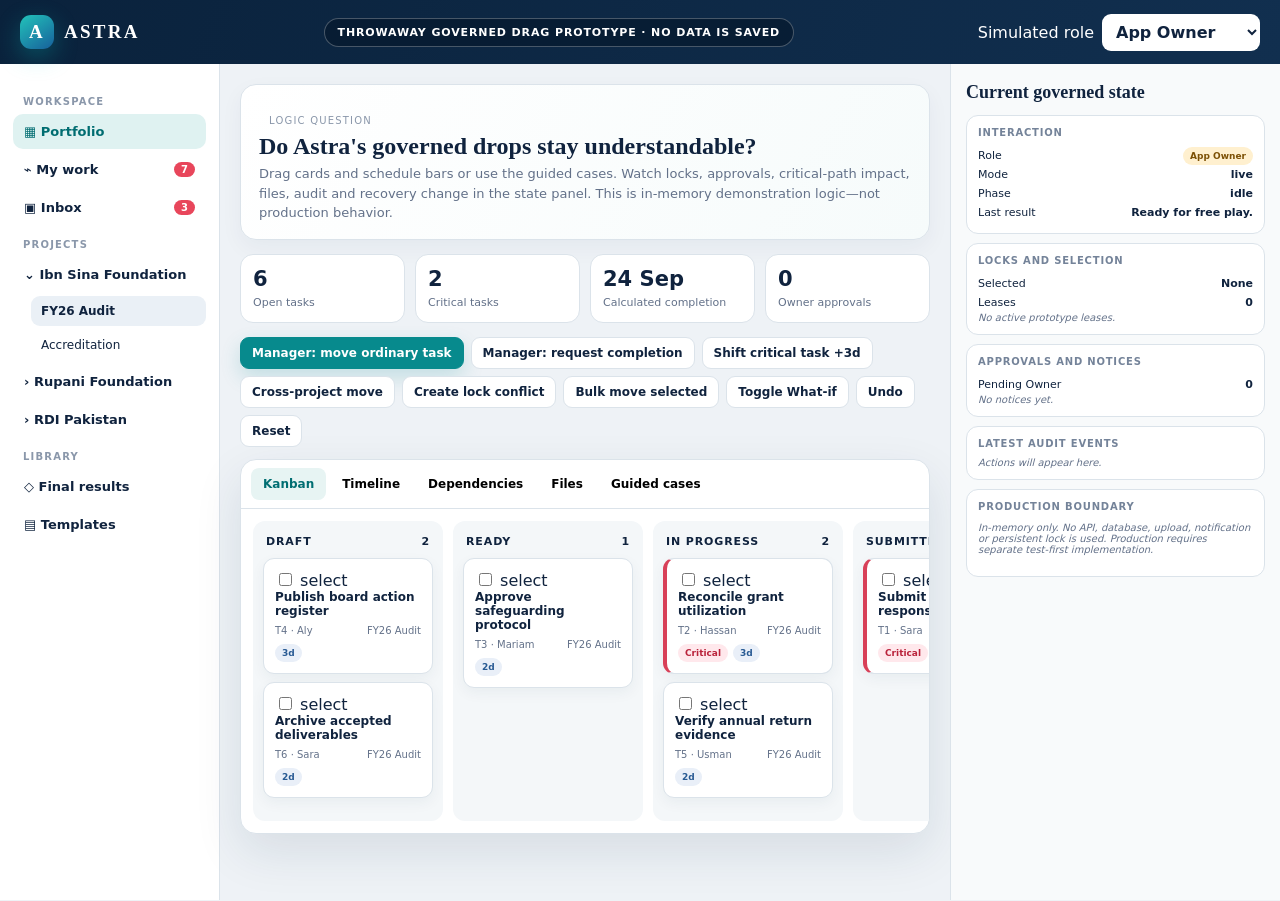
<file: design/astra-drag-drop-prototype.html>
<!doctype html>
<html lang="en">
<head>
  <meta charset="utf-8">
  <meta name="viewport" content="width=device-width,initial-scale=1">
  <title>Astra governed drag-and-drop prototype</title>
  <style>
    :root{--navy:#112f4f;--navy2:#0a223c;--teal:#078a8d;--teal2:#10aaa6;--cream:#f7f5ef;--paper:#fff;--ink:#10233e;--muted:#637189;--line:#dbe3ea;--red:#d84058;--amber:#c47d0c;--green:#16785d;--blue:#2266c7;--purple:#7053ce;--shadow:0 18px 48px #15314d1b;--radius:16px}
    *{box-sizing:border-box}html,body{margin:0;min-height:100%;font-family:Inter,ui-sans-serif,system-ui,-apple-system,Segoe UI,sans-serif;color:var(--ink);background:#eef2f6}button,input,select{font:inherit}button{cursor:pointer}button:focus-visible,[tabindex]:focus-visible{outline:3px solid #14b8b2;outline-offset:3px}.top{height:64px;background:linear-gradient(110deg,var(--navy2),var(--navy));color:#fff;display:flex;align-items:center;padding:0 20px;gap:18px;position:sticky;top:0;z-index:20}.brand{font-family:Georgia,serif;font-weight:900;letter-spacing:.12em;font-size:19px;display:flex;gap:10px;align-items:center}.logo{width:34px;height:34px;border-radius:11px;display:grid;place-items:center;background:linear-gradient(145deg,#22c3ba,#17609b);box-shadow:0 8px 24px #00d9cc43}.prototype{margin:auto;padding:7px 13px;border:1px solid #ffffff42;border-radius:999px;background:#06192eb8;font-size:11px;font-weight:800;letter-spacing:.08em}.role{display:flex;align-items:center;gap:8px}.role select{background:#fff;color:var(--ink);border:0;border-radius:9px;padding:8px 28px 8px 10px;font-weight:800}.shell{display:grid;grid-template-columns:220px minmax(0,1fr) 330px;min-height:calc(100vh - 64px)}.side{background:#fff;border-right:1px solid var(--line);padding:18px 13px}.side h2,.eyebrow{font-size:10px;letter-spacing:.12em;text-transform:uppercase;color:#8a97aa;margin:14px 10px 7px}.nav{display:flex;align-items:center;gap:10px;padding:10px 11px;border-radius:10px;font-size:13px;font-weight:750;margin:3px 0}.nav.active{background:#dff2f1;color:#006d71}.nav .count{margin-left:auto;background:#e8465b;color:#fff;border-radius:999px;padding:2px 7px;font-size:10px}.project{margin:4px 0 4px 18px;padding:8px 10px;border-radius:9px;font-size:12px}.project.active{background:#eaf0f6;font-weight:800}.main{padding:20px;min-width:0}.intro{background:linear-gradient(120deg,#fff,#f6fbfb);border:1px solid var(--line);border-radius:var(--radius);padding:16px 18px;margin-bottom:14px;box-shadow:0 8px 22px #1735530c}.intro h1{margin:0 0 5px;font:800 24px/1.1 Georgia,serif}.intro p{margin:0;color:var(--muted);font-size:13px;line-height:1.5}.health{display:grid;grid-template-columns:repeat(4,1fr);gap:10px;margin:14px 0}.metric{background:#fff;border:1px solid var(--line);border-radius:13px;padding:12px}.metric b{display:block;font-size:21px}.metric span{font-size:11px;color:var(--muted)}.toolbar{display:flex;align-items:center;gap:7px;flex-wrap:wrap;margin:12px 0}.btn{border:1px solid var(--line);background:#fff;color:var(--ink);border-radius:9px;padding:8px 11px;font-weight:760;font-size:12px}.btn:hover{border-color:#9fadb9;transform:translateY(-1px)}.btn.primary{background:var(--teal);color:#fff;border-color:var(--teal);box-shadow:0 8px 20px #078a8d30}.btn.danger{color:var(--red);background:#fff2f3;border-color:#ffd7dc}.btn.active{background:var(--navy);color:#fff;border-color:var(--navy)}.views{background:#fff;border:1px solid var(--line);border-radius:var(--radius);box-shadow:var(--shadow);overflow:hidden}.view-tabs{display:flex;border-bottom:1px solid var(--line);padding:8px 10px;gap:4px}.view-tabs button{border:0;background:transparent;padding:9px 12px;border-radius:8px;font-weight:800;font-size:12px}.view-tabs button.active{background:#e7f4f3;color:#006e72}.view{display:none}.view.active{display:block}.board{display:grid;grid-template-columns:repeat(4,minmax(190px,1fr));gap:10px;padding:12px;overflow:auto}.column{background:#f4f7f9;border:1px solid transparent;border-radius:12px;padding:9px;min-height:300px}.column.over{border:2px dashed var(--teal);background:#e8f8f6}.column h3{margin:4px 3px 10px;font-size:11px;text-transform:uppercase;letter-spacing:.08em;display:flex;justify-content:space-between}.card{background:#fff;border:1px solid var(--line);border-radius:11px;padding:11px;margin:8px 0;box-shadow:0 5px 14px #1735530d;cursor:grab}.card:active{cursor:grabbing}.card.locked{border-color:#f1a23b;background:#fffaf1}.card.critical{border-left:4px solid var(--red)}.card .title{font-size:12px;font-weight:850;margin:0 0 7px}.card .meta{display:flex;justify-content:space-between;gap:8px;color:var(--muted);font-size:10px}.card .tags{display:flex;gap:5px;margin-top:8px;flex-wrap:wrap}.chip{font-size:9px;font-weight:800;border-radius:999px;padding:4px 7px;background:#e9eff8;color:#285a93}.chip.red{background:#ffe8ec;color:#ba243c}.chip.green{background:#e5f6ef;color:#126b51}.chip.amber{background:#fff1d8;color:#8a5909}.timeline{padding:14px;overflow:auto}.timeline-head,.timeline-row{display:grid;grid-template-columns:170px minmax(620px,1fr);align-items:center}.timeline-head{font-size:10px;color:var(--muted);text-transform:uppercase}.days{display:grid;grid-template-columns:repeat(12,1fr)}.days span{text-align:center;border-left:1px solid var(--line);padding:5px}.timeline-row{min-height:55px;border-top:1px solid var(--line)}.task-label{font-size:11px;font-weight:800}.track{height:34px;display:grid;grid-template-columns:repeat(12,1fr);position:relative;background:repeating-linear-gradient(90deg,transparent 0,transparent calc(8.333% - 1px),#e7edf2 calc(8.333% - 1px),#e7edf2 8.333%)}.bar{height:25px;align-self:center;border-radius:8px;background:linear-gradient(90deg,var(--teal),var(--teal2));color:#fff;font-size:9px;font-weight:850;padding:6px 8px;white-space:nowrap;overflow:hidden;cursor:grab;box-shadow:0 7px 16px #078a8d2e}.bar.critical{background:linear-gradient(90deg,#c92d48,#eb5b6f)}.gantt-drops{display:flex;gap:8px;padding:10px 0}.drop-shift{flex:1;border:2px dashed #b8c7d4;border-radius:11px;padding:12px;text-align:center;font-size:11px;font-weight:800;color:var(--muted)}.drop-shift.over{border-color:var(--teal);color:var(--teal);background:#e9f8f7}.lab{padding:14px}.nodes{display:flex;gap:12px;align-items:center;overflow:auto;padding:12px 2px}.node{min-width:160px;border:1px solid var(--line);border-radius:11px;padding:10px;background:#fff}.node.drop-ready{outline:2px dashed var(--teal)}.connector{display:inline-grid;place-items:center;width:24px;height:24px;border-radius:50%;background:var(--navy);color:#fff;cursor:grab;float:right}.deps{display:flex;gap:7px;flex-wrap:wrap;margin-top:10px}.dep{border:1px solid #c7d2df;border-radius:999px;padding:6px 9px;font-size:10px;background:#f7f9fb}.file-zone{margin:12px 0;border:2px dashed #a8bbc9;border-radius:13px;padding:24px;text-align:center;background:#f8fbfc}.file-zone.over{border-color:var(--teal);background:#eaf8f7}.file-zone strong{display:block;margin-bottom:5px}.scenario{padding:14px}.scenario-tabs{display:flex;gap:6px;flex-wrap:wrap;margin-bottom:12px}.walkthrough{background:#f6f9fb;border:1px solid var(--line);border-radius:12px;padding:13px}.walkthrough h3{margin:0 0 5px;font-size:14px}.walkthrough p{margin:0 0 10px;color:var(--muted);font-size:12px}.steps{display:flex;gap:7px;flex-wrap:wrap}.step.done{background:#e3f4ed;color:var(--green);border-color:#bce3d3}.inspector{background:#f8fafb;border-left:1px solid var(--line);padding:15px;overflow:auto;max-height:calc(100vh - 64px);position:sticky;top:64px}.inspector h2{font:800 18px Georgia,serif;margin:3px 0 12px}.state-card{background:#fff;border:1px solid var(--line);border-radius:12px;padding:11px;margin:9px 0}.state-card h3{margin:0 0 8px;font-size:10px;text-transform:uppercase;letter-spacing:.08em;color:#748399}.kv{display:grid;grid-template-columns:1fr auto;gap:6px;font-size:11px;padding:3px 0}.kv b{text-align:right}.event{border-left:3px solid var(--teal);padding:5px 8px;margin:6px 0;background:#f4f9f9;border-radius:0 7px 7px 0;font-size:10px;line-height:1.35}.event.blocked{border-color:var(--red);background:#fff2f4}.event.approval{border-color:var(--amber);background:#fff8e9}.empty{font-size:10px;color:var(--muted);font-style:italic}.toast{position:fixed;left:50%;bottom:20px;transform:translateX(-50%);background:#0c243f;color:#fff;border-radius:12px;padding:11px 14px;box-shadow:0 18px 40px #0004;display:flex;gap:12px;align-items:center;z-index:50;max-width:560px;font-size:12px}.toast[hidden]{display:none}.toast button{background:#fff;color:var(--navy);border:0;border-radius:7px;padding:6px 9px;font-weight:850}.mode-banner{display:none;background:#6b4fd3;color:#fff;padding:8px 14px;font-size:11px;font-weight:800;text-align:center}.mode-banner.on{display:block}.question{background:#fff7df;border:1px solid #f1d18c;border-radius:10px;padding:9px 11px;font-size:11px;margin-top:8px}.sr{position:absolute;width:1px;height:1px;overflow:hidden;clip:rect(0,0,0,0);white-space:nowrap}.badge{padding:4px 7px;border-radius:999px;font-size:9px;font-weight:850;background:#e8eef6}.badge.owner{background:#fff0cf;color:#7d5106}.badge.manager{background:#dff3f2;color:#006d71}.badge.viewer{background:#eceff3;color:#5e6877}
    @media(max-width:1180px){.shell{grid-template-columns:190px minmax(0,1fr)}.inspector{grid-column:1/-1;position:static;max-height:none;border-left:0;border-top:1px solid var(--line);display:grid;grid-template-columns:repeat(3,1fr);gap:9px}.inspector h2{grid-column:1/-1}.state-card{margin:0}.board{grid-template-columns:repeat(4,210px)}}
    @media(max-width:760px){.top{padding:0 10px}.prototype{display:none}.shell{display:block}.side{display:none}.main{padding:10px}.health{grid-template-columns:repeat(2,1fr)}.board{grid-template-columns:repeat(4,78vw)}.timeline-head,.timeline-row{grid-template-columns:125px 620px}.inspector{display:block}.role span{display:none}.intro h1{font-size:20px}}
    @media(prefers-reduced-motion:reduce){*,*:before,*:after{scroll-behavior:auto!important;transition:none!important;animation:none!important}.btn:hover{transform:none}}
  </style>
</head>
<body>
  <header class="top">
    <div class="brand"><span class="logo">A</span> ASTRA</div>
    <div class="prototype">THROWAWAY GOVERNED DRAG PROTOTYPE · NO DATA IS SAVED</div>
    <label class="role"><span>Simulated role</span><select id="role"><option>App Owner</option><option>Manager</option><option>Viewer</option></select></label>
  </header>
  <div id="modeBanner" class="mode-banner">WHAT-IF MODE · PRIVATE SIMULATION · LIVE PROJECT IS UNCHANGED</div>
  <div class="shell">
    <aside class="side" aria-label="Workspace navigation">
      <h2>Workspace</h2><div class="nav active">▦ Portfolio</div><div class="nav">⌁ My work <span class="count">7</span></div><div class="nav">▣ Inbox <span class="count">3</span></div>
      <h2>Projects</h2><div class="nav">⌄ Ibn Sina Foundation</div><div class="project active">FY26 Audit</div><div class="project">Accreditation</div><div class="nav">› Rupani Foundation</div><div class="nav">› RDI Pakistan</div>
      <h2>Library</h2><div class="nav">◇ Final results</div><div class="nav">▤ Templates</div>
    </aside>
    <main class="main">
      <section class="intro">
        <div class="eyebrow">Logic question</div>
        <h1>Do Astra's governed drops stay understandable?</h1>
        <p>Drag cards and schedule bars or use the guided cases. Watch locks, approvals, critical-path impact, files, audit and recovery change in the state panel. This is in-memory demonstration logic—not production behavior.</p>
      </section>
      <section class="health" aria-label="Project health">
        <div class="metric"><b id="openMetric">6</b><span>Open tasks</span></div><div class="metric"><b id="criticalMetric">2</b><span>Critical tasks</span></div><div class="metric"><b id="endMetric">30 Sep</b><span>Calculated completion</span></div><div class="metric"><b id="approvalMetric">0</b><span>Owner approvals</span></div>
      </section>
      <div class="toolbar" aria-label="Free play controls">
        <button class="btn primary" data-action="managerMove">Manager: move ordinary task</button>
        <button class="btn" data-action="protectedMove">Manager: request completion</button>
        <button class="btn" data-action="criticalShift">Shift critical task +3d</button>
        <button class="btn" data-action="crossProject">Cross-project move</button>
        <button class="btn" data-action="lockConflict">Create lock conflict</button>
        <button class="btn" data-action="bulkMove">Bulk move selected</button>
        <button class="btn" data-action="whatIf">Toggle What-if</button>
        <button class="btn" data-action="undo">Undo</button>
        <button class="btn" data-action="reset">Reset</button>
      </div>
      <section class="views">
        <div class="view-tabs" role="tablist">
          <button class="active" data-view="board" role="tab">Kanban</button><button data-view="timeline" role="tab">Timeline</button><button data-view="dependencies" role="tab">Dependencies</button><button data-view="files" role="tab">Files</button><button data-view="scenarios" role="tab">Guided cases</button>
        </div>
        <div id="board" class="view active"><div id="boardGrid" class="board"></div></div>
        <div id="timeline" class="view"><div class="timeline"><div class="timeline-head"><span>Task</span><div class="days" id="dayHead"></div></div><div id="timelineRows"></div><div class="gantt-drops"><div class="drop-shift" data-shift="-3">Drop a bar here to shift 3 days earlier</div><div class="drop-shift" data-shift="3">Drop a bar here to shift 3 days later</div></div></div></div>
        <div id="dependencies" class="view"><div class="lab"><p class="question">Drag the dark connector from one task and drop it on another. Finish-to-start is the prototype default; advanced relationship types belong to the impact popover in production.</p><div id="dependencyNodes" class="nodes"></div><div id="dependencyList" class="deps"></div></div></div>
        <div id="files" class="view"><div class="lab"><div id="fileZone" class="file-zone" tabindex="0"><strong>Drop files or a folder here</strong><span>Prototype reads names and total size only. It uploads nothing.</span></div><div class="toolbar"><button class="btn" data-action="validBatch">Simulate 180MB batch</button><button class="btn danger" data-action="oversizeBatch">Simulate 280MB batch</button><button class="btn" data-action="duplicateFile">Simulate duplicate version</button></div><div id="fileResult"></div></div></div>
        <div id="scenarios" class="view"><div class="scenario"><div id="scenarioTabs" class="scenario-tabs"></div><div id="walkthrough" class="walkthrough"></div></div></div>
      </section>
    </main>
    <aside class="inspector" aria-label="Current prototype state">
      <h2>Current governed state</h2>
      <section class="state-card"><h3>Interaction</h3><div id="interactionState"></div></section>
      <section class="state-card"><h3>Locks and selection</h3><div id="lockState"></div></section>
      <section class="state-card"><h3>Approvals and notices</h3><div id="noticeState"></div></section>
      <section class="state-card"><h3>Latest audit events</h3><div id="auditState"></div></section>
      <section class="state-card"><h3>Production boundary</h3><p class="empty">In-memory only. No API, database, upload, notification or persistent lock is used. Production requires separate test-first implementation.</p></section>
    </aside>
  </div>
  <div id="toast" class="toast" hidden><span id="toastText"></span><button data-action="undo">Undo</button></div>
  <div id="live" class="sr" aria-live="polite"></div>
  <script>
  const DragModel=(()=>{
    const statuses=['Draft','Ready','In progress','Submitted'];
    const protectedStatuses=['Accepted','Completed','Closed'];
    const seed=()=>({
      role:'App Owner',mode:'live',phase:'idle',selected:[],locks:{},pendingDrag:null,lastMessage:'Ready for free play.',lastKind:'ok',
      tasks:[
        {id:'T1',title:'Submit Q3 audit response',status:'Submitted',start:2,duration:4,critical:true,project:'FY26 Audit',owner:'Sara'},
        {id:'T2',title:'Reconcile grant utilization',status:'In progress',start:4,duration:3,critical:true,project:'FY26 Audit',owner:'Hassan'},
        {id:'T3',title:'Approve safeguarding protocol',status:'Ready',start:7,duration:2,critical:false,project:'FY26 Audit',owner:'Mariam'},
        {id:'T4',title:'Publish board action register',status:'Draft',start:1,duration:3,critical:false,project:'FY26 Audit',owner:'Aly'},
        {id:'T5',title:'Verify annual return evidence',status:'In progress',start:8,duration:2,critical:false,project:'FY26 Audit',owner:'Usman'},
        {id:'T6',title:'Archive accepted deliverables',status:'Draft',start:10,duration:2,critical:false,project:'FY26 Audit',owner:'Sara'}
      ],
      simulation:null,dependencies:[{from:'T1',to:'T2',type:'FS'}],approvals:[],notices:[],audits:[],files:[],undo:[],scenario:'ordinary',scenarioStep:0
    });
    const clone=s=>structuredClone(s);
    const snapshot=s=>({tasks:clone(s.tasks),dependencies:clone(s.dependencies),files:clone(s.files),approvals:clone(s.approvals)});
    const task=(s,id)=>s.tasks.find(t=>t.id===id);
    const actor=s=>s.role==='App Owner'?'Aly Jafferani':s.role;
    const audit=(s,type,text,kind='ok')=>{s.audits.unshift({type,text,actor:actor(s),time:new Date().toLocaleTimeString([], {hour:'2-digit',minute:'2-digit'})});s.audits=s.audits.slice(0,8);s.lastMessage=text;s.lastKind=kind};
    const notice=(s,text,mode='digest')=>{s.notices.unshift({text,mode});s.notices=s.notices.slice(0,6)};
    const saveUndo=s=>s.undo.push(snapshot(s));
    const lockAll=(s,ids)=>{const conflict=ids.find(id=>s.locks[id]&&s.locks[id]!==actor(s));if(conflict)return {ok:false,id:conflict,holder:s.locks[conflict]};ids.forEach(id=>s.locks[id]=actor(s));return {ok:true}};
    const release=(s,ids)=>ids.forEach(id=>delete s.locks[id]);
    const base=(state)=>clone(state);
    function reduce(state,action){
      if(action.type==='RESET')return seed();
      const s=base(state);
      if(action.type==='SET_ROLE'){s.role=action.role;s.selected=[];s.pendingDrag=null;s.phase='idle';audit(s,'role',`Simulated role changed to ${action.role}.`);return s}
      if(action.type==='SELECT'){s.selected=s.selected.includes(action.id)?s.selected.filter(x=>x!==action.id):[...s.selected,action.id];s.lastMessage=`${s.selected.length} task${s.selected.length===1?'':'s'} selected; selection alone creates no locks.`;return s}
      if(action.type==='BEGIN_DRAG'){
        if(s.role==='Viewer'){audit(s,'blocked','Viewer cannot start a task mutation.','blocked');notice(s,'Blocked Viewer mutation attempt','realtime');return s}
        const ids=action.ids?.length?action.ids:[action.id];const got=lockAll(s,ids);
        if(!got.ok){s.phase='conflict';audit(s,'lock_conflict',`${got.id} is locked by ${got.holder}; nothing started.`,'blocked');notice(s,'Lock conflict','realtime');return s}
        s.phase='dragging';s.pendingDrag={ids,source:action.source||'board'};s.lastMessage=`Locked ${ids.join(', ')} for ${actor(s)}. Drop or cancel releases the lease.`;return s
      }
      if(action.type==='CANCEL_DRAG'){if(s.pendingDrag)release(s,s.pendingDrag.ids);s.pendingDrag=null;s.phase='idle';s.lastMessage='Drag cancelled; acquired leases released.';return s}
      if(action.type==='DROP_STATUS'){
        const ids=action.ids?.length?action.ids:(s.pendingDrag?.ids||[action.id]);
        if(!s.pendingDrag){const got=lockAll(s,ids);if(!got.ok){audit(s,'lock_conflict',`${got.id} is locked by ${got.holder}; status change did not start.`,'blocked');return s}}
        if(s.role==='Viewer'){release(s,ids);audit(s,'blocked','Viewer status change rejected.','blocked');return s}
        if(protectedStatuses.includes(action.status)&&s.role!=='App Owner'){
          s.approvals.unshift({id:`AR-${s.approvals.length+1}`,kind:'Protected status',items:ids,target:action.status,state:'Pending Owner'});release(s,ids);s.phase='approval';s.pendingDrag=null;audit(s,'approval',`Owner approval requested to move ${ids.length} task(s) to ${action.status}.`,'approval');notice(s,'Protected Kanban transition needs Owner approval','realtime');return s
        }
        saveUndo(s);ids.forEach(id=>{const t=task(s,id);if(t)t.status=action.status});release(s,ids);s.selected=[];s.pendingDrag=null;s.phase='committed';audit(s,'status_changed',`${ids.length} task(s) moved to ${action.status}; 15-second Undo available.`);notice(s,'Routine Kanban movement','digest');return s
      }
      if(action.type==='SHIFT_GANTT'){
        const t=task(s,action.id);if(!t)return s;if(s.role==='Viewer'){audit(s,'blocked','Viewer schedule change rejected.','blocked');return s}
        const got=lockAll(s,[t.id]);if(!got.ok){audit(s,'lock_conflict',`${t.id} is locked by ${got.holder}.`,'blocked');return s}
        const protectedImpact=t.critical||action.days>2;
        if(s.mode==='what-if'){
          if(!s.simulation)s.simulation={tasks:clone(s.tasks),dependencies:clone(s.dependencies),submitted:false};const sim=s.simulation.tasks.find(x=>x.id===t.id);sim.start=Math.max(1,sim.start+action.days);release(s,[t.id]);s.phase='simulating';audit(s,'simulation',`Private What-if moved ${t.id} ${action.days>0?'+':''}${action.days} days; live task unchanged.`);return s
        }
        if(protectedImpact&&s.role==='Manager'){
          s.approvals.unshift({id:`AR-${s.approvals.length+1}`,kind:'Critical schedule',items:[t.id],target:`${action.days>0?'+':''}${action.days} days`,state:'Pending Owner'});release(s,[t.id]);s.phase='approval';audit(s,'approval',`Critical schedule shift for ${t.id} sent to Owner.`,'approval');notice(s,'Critical-path proposal','realtime');return s
        }
        saveUndo(s);t.start=Math.max(1,t.start+action.days);release(s,[t.id]);s.phase='committed';audit(s,'schedule_changed',`${t.id} shifted ${action.days>0?'+':''}${action.days} days; critical path recalculated.`);if(protectedImpact)notice(s,'Critical path or completion changed','realtime');else notice(s,'Routine date change','digest');return s
      }
      if(action.type==='ADD_DEP'){
        if(s.role==='Viewer'){audit(s,'blocked','Viewer dependency change rejected.','blocked');return s}
        if(action.from===action.to||s.dependencies.some(d=>d.from===action.to&&d.to===action.from)){audit(s,'blocked','Dependency rejected: self-link or cycle detected.','blocked');return s}
        const criticalImpact=action.criticalImpact??task(s,action.to)?.critical;
        if(criticalImpact&&s.role==='Manager'){
          s.approvals.unshift({id:`AR-${s.approvals.length+1}`,kind:'Critical dependency',items:[action.from,action.to],target:action.relationship||'FS',state:'Pending Owner'});audit(s,'approval',`Dependency ${action.from} → ${action.to} requires Owner approval.`,'approval');notice(s,'Critical dependency proposal','realtime');return s
        }
        saveUndo(s);s.dependencies.push({from:action.from,to:action.to,type:action.relationship||'FS'});audit(s,'dependency_added',`${action.relationship||'FS'} dependency ${action.from} → ${action.to} added; critical path recalculated.`);return s
      }
      if(action.type==='CROSS_PROJECT'){
        if(s.role!=='App Owner'){audit(s,'blocked','Cross-project Move / Copy / Link is App Owner-only.','blocked');notice(s,'Unauthorized cross-project attempt','realtime');return s}
        saveUndo(s);const t=task(s,action.id);if(action.operation==='Move')t.project='Accreditation';audit(s,'cross_project',`${action.operation} preview confirmed for ${action.id}; access and portfolio effects audited.`);notice(s,'Large cross-project action','realtime');return s
      }
      if(action.type==='UPLOAD_BATCH'){
        if(s.role!=='App Owner'){audit(s,'blocked','All file management is App Owner-only.','blocked');notice(s,'Unauthorized file attempt','realtime');return s}
        if(action.totalMB>250||action.maxFileMB>250){audit(s,'blocked',`Batch rejected at ${action.totalMB.toFixed(1)}MB; fixed ceiling is 250MB.`,'blocked');notice(s,'Blocked over-limit upload','realtime');return s}
        saveUndo(s);s.files.unshift({count:action.count,totalMB:action.totalMB,names:action.names||['Evidence package'],result:action.duplicate?'New immutable version':'Accepted to in-memory queue'});audit(s,'file_batch',`${action.count} file(s), ${action.totalMB.toFixed(1)}MB, accepted to prototype queue.`);notice(s,'File batch queued','digest');return s
      }
      if(action.type==='LOCK_OTHER'){s.locks[action.id]=action.holder||'Hassan Ali';audit(s,'lock_created',`${action.id} now demonstrates a renewable lease held by ${s.locks[action.id]}.`);return s}
      if(action.type==='FORCE_UNLOCK'){if(s.role!=='App Owner'){audit(s,'blocked','Only App Owner can force-unlock.','blocked');return s}delete s.locks[action.id];audit(s,'force_unlock',`${action.id} force-unlocked by App Owner; holder notification queued.`);notice(s,'Owner force-unlock','realtime');return s}
      if(action.type==='BULK_MOVE'){
        const ids=action.ids?.length?action.ids:s.selected;if(!ids.length){audit(s,'blocked','Select tasks before a bulk action.','blocked');return s}
        const got=lockAll(s,ids);if(!got.ok){release(s,ids.filter(id=>s.locks[id]===actor(s)));audit(s,'lock_conflict',`Atomic bulk move blocked: ${got.id} is held by ${got.holder}.`,'blocked');return s}
        if(s.role==='Viewer'){release(s,ids);audit(s,'blocked','Viewer bulk action rejected.','blocked');return s}
        saveUndo(s);ids.forEach(id=>task(s,id).status=action.status||'Ready');release(s,ids);s.selected=[];audit(s,'bulk_status',`${ids.length} tasks atomically moved to ${action.status||'Ready'}.`);return s
      }
      if(action.type==='TOGGLE_WHATIF'){s.mode=s.mode==='live'?'what-if':'live';s.simulation=s.mode==='what-if'?{tasks:clone(s.tasks),dependencies:clone(s.dependencies),submitted:false}:null;s.phase=s.mode==='what-if'?'simulating':'idle';audit(s,'mode',s.mode==='what-if'?'Private What-if simulation started.':'What-if discarded; live project unchanged.');return s}
      if(action.type==='SUBMIT_SIM'){if(!s.simulation){audit(s,'blocked','Start What-if before submitting a revision.','blocked');return s}s.simulation.submitted=true;s.approvals.unshift({id:`AR-${s.approvals.length+1}`,kind:'Schedule revision',items:['simulation'],target:'Apply proposed schedule',state:'Pending Owner'});audit(s,'approval','What-if schedule submitted as an Owner approval request.','approval');return s}
      if(action.type==='APPROVE'){
        if(s.role!=='App Owner'){audit(s,'blocked','Only App Owner can approve protected work.','blocked');return s}const req=s.approvals.find(x=>x.state==='Pending Owner');if(!req){audit(s,'blocked','No pending Owner request.','blocked');return s}req.state='Approved';if(req.kind==='Protected status')req.items.forEach(id=>task(s,id).status=req.target);audit(s,'approval_decision',`${req.id} approved by App Owner.`);return s
      }
      if(action.type==='UNDO'){
        const prev=s.undo.pop();if(!prev){audit(s,'blocked','Nothing recoverable to Undo.','blocked');return s}Object.assign(s,prev,{undo:s.undo,audits:s.audits,notices:s.notices,role:s.role,lastMessage:s.lastMessage,lastKind:s.lastKind});audit(s,'undo','Latest recoverable change reversed; original audit remains.');return s
      }
      if(action.type==='RESTORE'){const first=s.audits.find(x=>!['restore','role'].includes(x.type));audit(s,'restore',first?'Audited restoration created from prior state; history preserved.':'No earlier state is available to restore.');return s}
      if(action.type==='SCENARIO'){return {...seed(),role:action.role||'Manager',scenario:action.name,scenarioStep:0,lastMessage:`Scenario loaded: ${action.name}.`}}
      if(action.type==='STEP'){s.scenarioStep=action.step+1;return reduce(s,action.action)}
      return s
    }
    return {seed,reduce,statuses,protectedStatuses};
  })();

  let state=DragModel.seed(),currentDrag=null,dependencyFrom=null,toastTimer=null,currentView='board';
  const scenarios={
    ordinary:{title:'Ordinary Kanban + Undo',description:'A Manager moves routine work, then proves recovery does not erase history.',role:'Manager',steps:[['Move T4 to Ready',{type:'BEGIN_DRAG',id:'T4'}],['Drop in Ready',{type:'DROP_STATUS',id:'T4',status:'Ready'}],['Undo the move',{type:'UNDO'}]]},
    protected:{title:'Protected completion',description:'A Manager cannot self-approve completion; the drop becomes an Owner request.',role:'Manager',steps:[['Begin T1 drag',{type:'BEGIN_DRAG',id:'T1'}],['Drop in Completed',{type:'DROP_STATUS',id:'T1',status:'Completed'}],['Switch to Owner',{type:'SET_ROLE',role:'App Owner'}],['Approve request',{type:'APPROVE'}]]},
    conflict:{title:'Atomic lock conflict',description:'One locked task prevents a bulk operation from partly applying.',role:'Manager',steps:[['Select T3',{type:'SELECT',id:'T3'}],['Select T4',{type:'SELECT',id:'T4'}],['Other user locks T4',{type:'LOCK_OTHER',id:'T4',holder:'Hassan Ali'}],['Try bulk move',{type:'BULK_MOVE',ids:['T3','T4'],status:'In progress'}]]},
    critical:{title:'Critical dependency',description:'A Manager can draw it, but protected schedule impact becomes an Owner proposal.',role:'Manager',steps:[['Connect T3 to critical T2',{type:'ADD_DEP',from:'T3',to:'T2',relationship:'FS',criticalImpact:true}],['Switch to Owner',{type:'SET_ROLE',role:'App Owner'}],['Approve request',{type:'APPROVE'}]]},
    files:{title:'Owner-only files',description:'Manager upload is blocked; Owner batch below 250MB is accepted; oversize batch is rejected.',role:'Manager',steps:[['Manager tries 180MB',{type:'UPLOAD_BATCH',count:8,totalMB:180,maxFileMB:45}],['Switch to Owner',{type:'SET_ROLE',role:'App Owner'}],['Owner queues 180MB',{type:'UPLOAD_BATCH',count:8,totalMB:180,maxFileMB:45}],['Reject 280MB',{type:'UPLOAD_BATCH',count:12,totalMB:280,maxFileMB:60}]]},
    whatif:{title:'Private What-if',description:'A critical date shifts in simulation, stays separate from live, then becomes an approval proposal.',role:'Manager',steps:[['Start What-if',{type:'TOGGLE_WHATIF'}],['Shift T1 +3 days',{type:'SHIFT_GANTT',id:'T1',days:3}],['Submit revision',{type:'SUBMIT_SIM'}]]}
  };

  function dispatch(action,{quiet=false}={}){const before=state;state=DragModel.reduce(state,action);render();if(!quiet&&state.lastMessage!==before.lastMessage)showToast(state.lastMessage);document.getElementById('live').textContent=state.lastMessage}
  function esc(v){return String(v).replace(/[&<>"']/g,c=>({'&':'&amp;','<':'&lt;','>':'&gt;','"':'&quot;',"'":'&#39;'}[c]))}
  function taskSet(){return state.mode==='what-if'&&state.simulation?state.simulation.tasks:state.tasks}
  function render(){renderBoard();renderTimeline();renderDependencies();renderFiles();renderInspector();renderScenarios();document.getElementById('role').value=state.role;document.getElementById('modeBanner').classList.toggle('on',state.mode==='what-if');const tasks=taskSet();document.getElementById('openMetric').textContent=tasks.length;document.getElementById('criticalMetric').textContent=tasks.filter(t=>t.critical).length;const end=Math.max(...tasks.map(t=>t.start+t.duration));document.getElementById('endMetric').textContent=`${end+12} Sep`;document.getElementById('approvalMetric').textContent=state.approvals.filter(a=>a.state==='Pending Owner').length}
  function renderBoard(){const statuses=DragModel.statuses;document.getElementById('boardGrid').innerHTML=statuses.map(status=>`<section class="column" data-status="${status}"><h3>${status}<span>${taskSet().filter(t=>t.status===status).length}</span></h3>${taskSet().filter(t=>t.status===status).map(cardHTML).join('')}</section>`).join('')}
  function cardHTML(t){const locked=state.locks[t.id];const selected=state.selected.includes(t.id);return `<article class="card ${locked?'locked':''} ${t.critical?'critical':''}" draggable="true" data-card="${t.id}" tabindex="0"><label><input type="checkbox" data-select="${t.id}" ${selected?'checked':''}> select</label><p class="title">${esc(t.title)}</p><div class="meta"><span>${t.id} · ${esc(t.owner)}</span><span>${esc(t.project)}</span></div><div class="tags">${t.critical?'<span class="chip red">Critical</span>':''}${locked?`<span class="chip amber">Locked · ${esc(locked)}</span>`:''}<span class="chip">${t.duration}d</span></div></article>`}
  function renderTimeline(){document.getElementById('dayHead').innerHTML=Array.from({length:12},(_,i)=>`<span>${i+1}</span>`).join('');document.getElementById('timelineRows').innerHTML=taskSet().map(t=>`<div class="timeline-row"><span class="task-label">${t.id} · ${esc(t.title)}</span><div class="track"><div draggable="true" data-gantt="${t.id}" class="bar ${t.critical?'critical':''}" style="grid-column:${t.start}/span ${t.duration}">${t.start}–${t.start+t.duration-1} Sep</div></div></div>`).join('')}
  function renderDependencies(){document.getElementById('dependencyNodes').innerHTML=taskSet().slice(0,4).map(t=>`<div class="node" data-dep-target="${t.id}"><span class="connector" draggable="true" data-dep-from="${t.id}" title="Drag dependency from ${t.id}">↗</span><b>${t.id}</b><div>${esc(t.title)}</div></div>`).join('');document.getElementById('dependencyList').innerHTML=state.dependencies.map(d=>`<span class="dep">${d.from} <b>→ ${d.type}</b> → ${d.to}</span>`).join('')||'<span class="empty">No dependencies</span>'}
  function renderFiles(){document.getElementById('fileResult').innerHTML=state.files.length?state.files.map(f=>`<div class="event"><b>${f.count} files · ${f.totalMB.toFixed(1)}MB</b><br>${esc(f.result)}</div>`).join(''):'<p class="empty">No prototype file batch accepted.</p>'}
  function renderInspector(){
    document.getElementById('interactionState').innerHTML=[['Role',`<span class="badge ${state.role==='App Owner'?'owner':state.role.toLowerCase()}">${esc(state.role)}</span>`],['Mode',state.mode],['Phase',state.phase],['Last result',esc(state.lastMessage)]].map(([k,v])=>`<div class="kv"><span>${k}</span><b>${v}</b></div>`).join('');
    const locks=Object.entries(state.locks);document.getElementById('lockState').innerHTML=`<div class="kv"><span>Selected</span><b>${state.selected.join(', ')||'None'}</b></div><div class="kv"><span>Leases</span><b>${locks.length}</b></div>${locks.map(([id,h])=>`<div class="event">${id} · ${esc(h)}</div>`).join('')||'<div class="empty">No active prototype leases.</div>'}`;
    document.getElementById('noticeState').innerHTML=`<div class="kv"><span>Pending Owner</span><b>${state.approvals.filter(x=>x.state==='Pending Owner').length}</b></div>${state.approvals.slice(0,3).map(a=>`<div class="event approval"><b>${a.id}</b> ${esc(a.kind)} · ${esc(a.state)}</div>`).join('')}${state.notices.slice(0,3).map(n=>`<div class="event">${n.mode==='realtime'?'⚡':'☷'} ${esc(n.text)}</div>`).join('')||'<div class="empty">No notices yet.</div>'}`;
    document.getElementById('auditState').innerHTML=state.audits.slice(0,6).map(a=>`<div class="event ${a.type==='blocked'||a.type==='lock_conflict'?'blocked':a.type==='approval'?'approval':''}"><b>${esc(a.type)}</b> · ${esc(a.time)}<br>${esc(a.text)}</div>`).join('')||'<div class="empty">Actions will appear here.</div>'
  }
  function renderScenarios(){const keys=Object.keys(scenarios);document.getElementById('scenarioTabs').innerHTML=keys.map(k=>`<button class="btn ${state.scenario===k?'active':''}" data-scenario="${k}">${scenarios[k].title}</button>`).join('');const sc=scenarios[state.scenario]||scenarios.ordinary;document.getElementById('walkthrough').innerHTML=`<h3>${sc.title}</h3><p>${sc.description}</p><div class="steps">${sc.steps.map((step,i)=>`<button class="btn step ${i<state.scenarioStep?'done':''}" data-step="${i}" ${i>state.scenarioStep?'disabled':''}>${i+1}. ${step[0]}</button>`).join('')}</div>`}
  function showToast(text){const toast=document.getElementById('toast');document.getElementById('toastText').textContent=text;toast.hidden=false;clearTimeout(toastTimer);toastTimer=setTimeout(()=>toast.hidden=true,15000)}
  function setView(name){currentView=name;document.querySelectorAll('.view').forEach(v=>v.classList.toggle('active',v.id===name));document.querySelectorAll('[data-view]').forEach(b=>b.classList.toggle('active',b.dataset.view===name))}

  document.addEventListener('click',e=>{
    const view=e.target.closest('[data-view]');if(view){setView(view.dataset.view);return}
    const scenario=e.target.closest('[data-scenario]');if(scenario){const sc=scenarios[scenario.dataset.scenario];dispatch({type:'SCENARIO',name:scenario.dataset.scenario,role:sc.role});setView('scenarios');return}
    const step=e.target.closest('[data-step]');if(step){const sc=scenarios[state.scenario];const i=Number(step.dataset.step);dispatch({type:'STEP',step:i,action:sc.steps[i][1]});return}
    const action=e.target.closest('[data-action]')?.dataset.action;if(!action)return;
    const map={
      managerMove:()=>{if(state.role!=='Manager')dispatch({type:'SET_ROLE',role:'Manager'},{quiet:true});dispatch({type:'BEGIN_DRAG',id:'T4'});dispatch({type:'DROP_STATUS',id:'T4',status:'Ready'})},
      protectedMove:()=>{if(state.role!=='Manager')dispatch({type:'SET_ROLE',role:'Manager'},{quiet:true});dispatch({type:'BEGIN_DRAG',id:'T1'});dispatch({type:'DROP_STATUS',id:'T1',status:'Completed'})},
      criticalShift:()=>dispatch({type:'SHIFT_GANTT',id:'T1',days:3}),crossProject:()=>dispatch({type:'CROSS_PROJECT',id:'T3',operation:'Link'}),lockConflict:()=>dispatch({type:'LOCK_OTHER',id:'T4',holder:'Hassan Ali'}),bulkMove:()=>dispatch({type:'BULK_MOVE',ids:state.selected,status:'In progress'}),whatIf:()=>dispatch({type:'TOGGLE_WHATIF'}),undo:()=>dispatch({type:'UNDO'}),reset:()=>dispatch({type:'RESET'}),validBatch:()=>dispatch({type:'UPLOAD_BATCH',count:8,totalMB:180,maxFileMB:45}),oversizeBatch:()=>dispatch({type:'UPLOAD_BATCH',count:12,totalMB:280,maxFileMB:60}),duplicateFile:()=>dispatch({type:'UPLOAD_BATCH',count:1,totalMB:4.8,maxFileMB:4.8,duplicate:true}),forceUnlock:()=>dispatch({type:'FORCE_UNLOCK',id:'T4'})
    };map[action]?.()
  });
  document.addEventListener('change',e=>{if(e.target.id==='role')dispatch({type:'SET_ROLE',role:e.target.value});if(e.target.matches('[data-select]'))dispatch({type:'SELECT',id:e.target.dataset.select})});
  document.addEventListener('dragstart',e=>{
    const card=e.target.closest('[data-card]');if(card){currentDrag={kind:'task',id:card.dataset.card};const ids=state.selected.includes(card.dataset.card)?state.selected:[card.dataset.card];dispatch({type:'BEGIN_DRAG',ids,source:'board'},{quiet:true});e.dataTransfer.setData('text/plain',card.dataset.card);return}
    const bar=e.target.closest('[data-gantt]');if(bar){currentDrag={kind:'gantt',id:bar.dataset.gantt};e.dataTransfer.setData('text/plain',bar.dataset.gantt);return}
    const dep=e.target.closest('[data-dep-from]');if(dep){dependencyFrom=dep.dataset.depFrom;currentDrag={kind:'dependency',id:dependencyFrom};e.dataTransfer.setData('text/plain',dependencyFrom)}
  });
  document.addEventListener('dragover',e=>{const target=e.target.closest('.column,.drop-shift,[data-dep-target],#fileZone');if(target){e.preventDefault();target.classList.add(target.classList.contains('column')||target.classList.contains('drop-shift')||target.id==='fileZone'?'over':'drop-ready')}});
  document.addEventListener('dragleave',e=>{const target=e.target.closest('.column,.drop-shift,[data-dep-target],#fileZone');if(target)target.classList.remove('over','drop-ready')});
  document.addEventListener('drop',e=>{
    const target=e.target.closest('.column,.drop-shift,[data-dep-target],#fileZone');if(!target)return;e.preventDefault();target.classList.remove('over','drop-ready');
    if(target.id==='fileZone'){const files=[...e.dataTransfer.files];const total=files.reduce((n,f)=>n+f.size,0)/1048576;dispatch({type:'UPLOAD_BATCH',count:files.length,totalMB:total,maxFileMB:Math.max(0,...files.map(f=>f.size/1048576)),names:files.map(f=>f.name)});currentDrag=null;return}
    if(currentDrag?.kind==='task'&&target.matches('.column')){dispatch({type:'DROP_STATUS',status:target.dataset.status});currentDrag=null;return}
    if(currentDrag?.kind==='gantt'&&target.matches('.drop-shift')){dispatch({type:'SHIFT_GANTT',id:currentDrag.id,days:Number(target.dataset.shift)});currentDrag=null;return}
    if(currentDrag?.kind==='dependency'&&target.matches('[data-dep-target]')){dispatch({type:'ADD_DEP',from:dependencyFrom,to:target.dataset.depTarget,relationship:'FS'});dependencyFrom=null;currentDrag=null}
  });
  document.addEventListener('dragend',()=>{document.querySelectorAll('.over,.drop-ready').forEach(x=>x.classList.remove('over','drop-ready'));if(currentDrag?.kind==='task'&&state.phase==='dragging')dispatch({type:'CANCEL_DRAG'},{quiet:true});currentDrag=null;dependencyFrom=null});
  document.addEventListener('keydown',e=>{if((e.key==='Enter'||e.key===' ')&&e.target.matches('[data-card]')){e.preventDefault();dispatch({type:'SELECT',id:e.target.dataset.card})}if(e.key==='Escape'&&state.pendingDrag)dispatch({type:'CANCEL_DRAG'})});
  render();
  const requestedView=new URLSearchParams(location.search).get('view');
  if(['board','timeline','dependencies','files','scenarios'].includes(requestedView))setView(requestedView);
  </script>
</body>
</html>
</file>
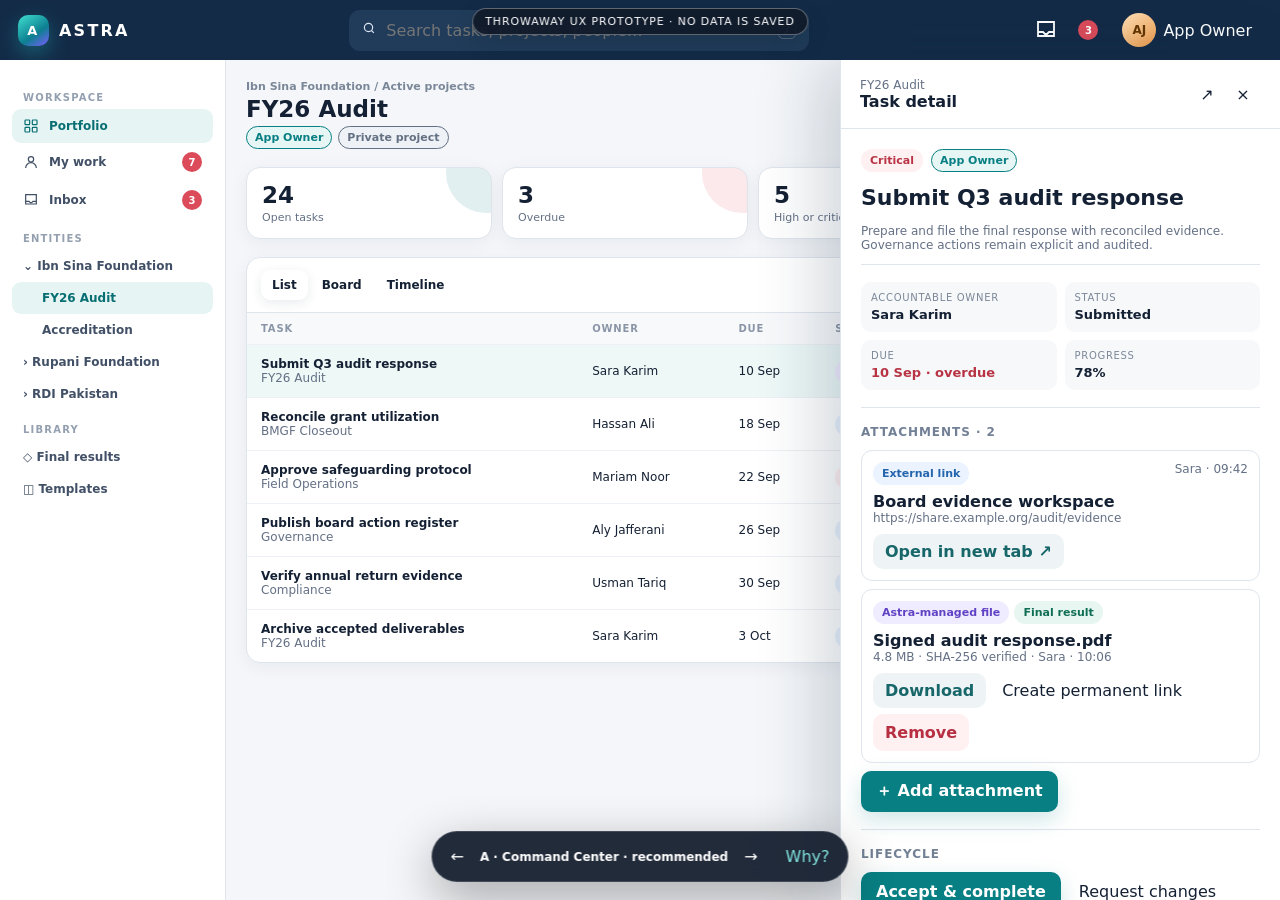
<file: design/astra-shell-prototype.html>
<!doctype html>
<html lang="en">
<head>
  <meta charset="utf-8">
  <meta name="viewport" content="width=device-width,initial-scale=1">
  <title>Astra UX Shell Prototype — Throwaway</title>
  <style>
    /* THROWAWAY PROTOTYPE for JQY55P. No production API calls or persistence. */
    :root{
      --ink:#142033;--muted:#647085;--line:#dfe5ec;--paper:#fff;--canvas:#f4f6f9;
      --teal:#087f83;--teal-2:#14a7a8;--navy:#142a45;--amber:#e9a23b;--red:#db4b5a;
      --green:#168466;--violet:#7157d9;--shadow:0 18px 55px rgba(20,42,69,.14);
      --r:14px;--ease:cubic-bezier(.22,1,.36,1);font-family:Inter,"Segoe UI",system-ui,sans-serif;
    }
    *{box-sizing:border-box}html,body{margin:0;min-height:100%;background:var(--canvas);color:var(--ink)}
    body{min-width:920px}button,input{font:inherit}button{cursor:pointer}
    button:focus-visible,input:focus-visible,[tabindex]:focus-visible{outline:3px solid #55c8ff;outline-offset:2px}
    .sr-only{position:absolute;width:1px;height:1px;padding:0;margin:-1px;overflow:hidden;clip:rect(0,0,0,0);white-space:nowrap;border:0}
    .prototype-banner{position:fixed;top:8px;left:50%;transform:translateX(-50%);z-index:80;padding:6px 12px;border:1px solid #ffffff55;border-radius:999px;background:#0e1726dc;color:#fff;font-size:11px;letter-spacing:.08em;text-transform:uppercase;backdrop-filter:blur(12px);box-shadow:0 8px 24px #0002}
    .shell{min-height:100vh;display:grid;overflow:hidden}.topbar{display:flex;align-items:center;gap:14px}.brand{display:flex;align-items:center;gap:10px;font-weight:850;letter-spacing:.14em}.brand-mark{width:31px;height:31px;border-radius:10px;background:linear-gradient(145deg,#40e0d0,#0d7f91 60%,#7c5cff);box-shadow:0 7px 20px #20aeb866;display:grid;place-items:center;color:#fff;font-size:13px}.avatar{width:34px;height:34px;border-radius:50%;display:grid;place-items:center;font-size:12px;font-weight:800;background:linear-gradient(145deg,#fee2b8,#ef9b4a);color:#653600}.icon-btn,.ghost,.primary,.soft,.danger{border:0;border-radius:10px;display:inline-flex;align-items:center;justify-content:center;gap:7px;transition:.18s var(--ease)}.icon-btn{width:36px;height:36px;background:transparent;color:inherit}.icon-btn:hover,.ghost:hover{background:#0000000d;transform:translateY(-1px)}.primary{padding:10px 15px;background:var(--teal);color:#fff;font-weight:760;box-shadow:0 8px 22px #087f8333}.primary:hover{background:#066d70;transform:translateY(-2px);box-shadow:0 11px 26px #087f8344}.soft{padding:8px 12px;background:#eef4f5;color:#17666a;font-weight:700}.ghost{padding:8px 10px;background:transparent;color:inherit}.danger{padding:9px 12px;background:#fff0f1;color:#b82f42;font-weight:700}.badge,.pill{display:inline-flex;align-items:center;gap:5px;border-radius:999px;font-size:11px;font-weight:760;white-space:nowrap}.badge{padding:4px 8px;border:1px solid currentColor}.pill{padding:5px 9px}.teal{color:#087f83;background:#e6f6f5}.red{color:#b83445;background:#fff0f1}.amber{color:#9a6010;background:#fff4df}.green{color:#106e55;background:#e7f6f0}.violet{color:#6042c5;background:#f0ecff}.blue{color:#2465ad;background:#eaf3ff}.gray{color:#637083;background:#eef1f5}
    .search{display:flex;align-items:center;gap:8px;border:1px solid transparent;border-radius:11px;padding:9px 12px}.search input{border:0;outline:0;background:transparent;color:inherit;width:100%}.search kbd{font-size:10px;border:1px solid #ffffff38;border-radius:5px;padding:2px 5px}.view-tabs{display:flex;align-items:center;gap:3px}.view-tab{border:0;background:transparent;color:inherit;border-radius:9px;padding:8px 11px;font-size:12px;font-weight:720}.view-tab.active{background:#fff;color:var(--ink);box-shadow:0 3px 12px #10263b18}.mini-dot{width:8px;height:8px;border-radius:50%;background:var(--red);box-shadow:0 0 0 4px #db4b5a20}.count{min-width:20px;height:20px;padding:0 6px;border-radius:999px;display:grid;place-items:center;background:var(--red);color:#fff;font-size:10px;font-weight:800}.card{background:var(--paper);border:1px solid var(--line);border-radius:var(--r);box-shadow:0 4px 18px rgba(20,42,69,.055)}
    .task-title{font-weight:760}.meta{color:var(--muted);font-size:12px}.progress{height:6px;border-radius:99px;background:#e7ebf0;overflow:hidden}.progress>i{display:block;height:100%;border-radius:inherit;background:linear-gradient(90deg,var(--teal),#4ad0c6)}
    .task-row,.board-card,.timeline-row{transition:.18s var(--ease)}.task-row:hover,.board-card:hover{transform:translateY(-2px);border-color:#96cfd0;box-shadow:0 12px 28px rgba(20,42,69,.11)}
    .drawer{position:fixed;z-index:42;background:#fff;box-shadow:-20px 0 60px #13294430;overflow:auto;transition:.3s var(--ease)}.drawer[hidden]{display:block;visibility:hidden;opacity:0;transform:translateX(42px);pointer-events:none}.drawer:not([hidden]){visibility:visible;opacity:1;transform:none}.drawer-head{position:sticky;top:0;z-index:2;background:#ffffffed;backdrop-filter:blur(14px);border-bottom:1px solid var(--line);padding:16px 19px;display:flex;justify-content:space-between;align-items:center}.drawer-body{padding:20px}.drawer.full{inset:24px!important;width:auto!important;height:auto!important;border-radius:20px}.section{padding:17px 0;border-top:1px solid var(--line)}.section:first-child{border-top:0}.section h3{margin:0 0 11px;font-size:12px;letter-spacing:.08em;text-transform:uppercase;color:#728096}.fact-grid{display:grid;grid-template-columns:repeat(2,1fr);gap:8px}.fact{padding:10px;border-radius:10px;background:#f6f8fa}.fact span{display:block;font-size:10px;text-transform:uppercase;letter-spacing:.07em;color:#7b8798}.fact strong{display:block;margin-top:4px;font-size:13px}.attachment{border:1px solid var(--line);border-radius:11px;padding:11px;margin:8px 0;background:#fff}.attachment-top{display:flex;align-items:flex-start;justify-content:space-between;gap:10px}.attachment-actions{display:flex;gap:6px;flex-wrap:wrap;margin-top:9px}.timeline-event{display:grid;grid-template-columns:20px 1fr;gap:9px;padding:8px 0;font-size:12px}.timeline-event i{width:10px;height:10px;border-radius:50%;background:var(--teal);margin-top:4px;box-shadow:0 0 0 4px #0c8b8f18}
    .dialog-backdrop{position:fixed;inset:0;z-index:70;background:#111b2c88;display:grid;place-items:center;backdrop-filter:blur(5px);animation:fade .16s ease}.dialog-backdrop[hidden]{display:none}.dialog{width:min(470px,calc(100vw - 40px));background:#fff;border-radius:18px;box-shadow:0 30px 90px #0005;padding:22px;animation:pop .25s var(--ease)}.dialog h2{margin:0 0 7px;font-size:20px}.dialog p{color:var(--muted);line-height:1.55}.dialog .actions{display:flex;justify-content:flex-end;gap:8px;margin-top:18px}.toast-stack{position:fixed;z-index:90;right:20px;bottom:80px;display:grid;gap:8px}.toast{width:330px;background:#102438;color:#fff;border:1px solid #ffffff25;border-radius:13px;padding:13px 15px;box-shadow:0 18px 50px #0004;animation:toastIn .28s var(--ease)}
    .prototype-switcher{position:fixed;z-index:100;bottom:18px;left:50%;transform:translateX(-50%);display:flex;align-items:center;gap:4px;padding:6px;background:#0d1727e8;color:#fff;border:1px solid #ffffff25;border-radius:999px;box-shadow:0 16px 50px #0005;backdrop-filter:blur(16px)}.prototype-switcher button{border:0;background:transparent;color:#fff;border-radius:999px;padding:9px 12px}.prototype-switcher button:hover{background:#ffffff18}.variant-label{min-width:205px;text-align:center;font-size:12px;font-weight:760}.prototype-switcher .notes{color:#7fe1dd}
    .evaluation{position:fixed;z-index:75;right:18px;bottom:76px;width:380px;max-height:calc(100vh - 110px);overflow:auto;background:#fff;border:1px solid var(--line);border-radius:16px;box-shadow:var(--shadow);padding:18px}.evaluation[hidden]{display:none}.evaluation h2{font-size:18px;margin:0 0 5px}.evaluation h3{font-size:13px;margin:17px 0 5px}.evaluation p,.evaluation li{font-size:12px;line-height:1.55;color:var(--muted)}
    @keyframes pop{from{opacity:0;transform:scale(.96) translateY(8px)}}@keyframes fade{from{opacity:0}}@keyframes toastIn{from{opacity:0;transform:translateY(14px)}}
    @media(prefers-reduced-motion:reduce){*,*:before,*:after{animation-duration:.001ms!important;transition-duration:.001ms!important;scroll-behavior:auto!important}}

    /* A — Command Center: dense, elegant, operational */
    .variant-a{grid-template-columns:226px minmax(0,1fr);grid-template-rows:60px 1fr;background:#f4f6f9}.variant-a .topbar{grid-column:1/-1;background:#132b47;color:#fff;padding:0 18px}.variant-a .search{width:min(460px,40vw);margin:auto;background:#203c5a;color:#dce7f2}.variant-a .sidebar{background:#fff;border-right:1px solid var(--line);padding:18px 12px;overflow:auto}.nav-label{font-size:10px;text-transform:uppercase;letter-spacing:.12em;color:#94a0b0;font-weight:800;padding:14px 11px 6px}.nav-item{border:0;width:100%;background:transparent;display:flex;align-items:center;gap:10px;padding:9px 11px;border-radius:9px;color:#415066;text-align:left;font-weight:650;font-size:12px}.nav-item:hover{background:#f1f5f7}.nav-item.active{background:#e6f5f4;color:#076e72}.nav-item svg{width:16px;height:16px}.variant-a .main{min-width:0;overflow:auto;padding:20px}.context-head{display:flex;align-items:flex-start;justify-content:space-between;gap:15px}.eyebrow{font-size:11px;color:#7a8798;font-weight:720}.context-head h1{font-size:23px;margin:3px 0 4px}.head-actions{display:flex;align-items:center;gap:8px}.metric-strip{display:grid;grid-template-columns:repeat(4,minmax(150px,1fr));gap:10px;margin:18px 0}.metric{padding:14px 15px;position:relative;overflow:hidden}.metric:after{content:"";position:absolute;width:80px;height:80px;border-radius:50%;right:-35px;top:-35px;background:var(--metric,#0c8b8f);opacity:.12}.metric b{font-size:23px}.metric span{display:block;font-size:11px;color:var(--muted);margin-top:3px}.work-card{overflow:hidden}.work-toolbar{padding:12px 14px;border-bottom:1px solid var(--line);display:flex;align-items:center;justify-content:space-between;gap:10px}.filters{display:flex;gap:6px;flex-wrap:wrap}.filter{border:1px solid var(--line);background:#fff;border-radius:999px;padding:7px 10px;font-size:11px;color:#526176}.task-table{width:100%;border-collapse:collapse}.task-table th{font-size:10px;text-transform:uppercase;letter-spacing:.08em;color:#8a96a7;text-align:left;padding:10px 14px;background:#f8f9fb}.task-table td{padding:12px 14px;border-top:1px solid #edf0f4;font-size:12px}.task-row{cursor:pointer}.task-row.selected{background:#edf8f7}.variant-a .drawer{right:0;top:60px;bottom:0;width:440px;border-left:1px solid var(--line)}

    /* B — Focus Workspace: calm, editorial, progressive disclosure */
    .variant-b{grid-template-columns:72px minmax(0,1fr);background:#f6f2eb;color:#233035}.variant-b .topbar{position:fixed;left:72px;right:0;top:0;height:72px;padding:0 28px;z-index:15;background:#f6f2ebdf;backdrop-filter:blur(14px);border-bottom:1px solid #dcd5c9}.variant-b .brand{color:#183f3a}.variant-b .search{margin-left:auto;width:300px;background:#fff;border-color:#ded8cd}.rail{position:fixed;inset:0 auto 0 0;width:72px;background:#183f3a;color:#e9f1ed;display:flex;flex-direction:column;align-items:center;padding:14px 0;gap:9px;z-index:20}.rail .brand-mark{margin-bottom:16px}.rail button{width:44px;height:44px;border:0;border-radius:13px;background:transparent;color:#d5e5df;font-size:18px}.rail button.active,.rail button:hover{background:#ffffff18;transform:translateY(-1px)}.variant-b .main{grid-column:2;padding:105px 6vw 110px;overflow:auto}.focus-title{max-width:900px;margin:auto}.focus-title .eyebrow{color:#8a745b}.focus-title h1{font-family:Georgia,serif;font-size:43px;font-weight:500;letter-spacing:-.03em;margin:6px 0 8px;color:#183f3a}.focus-title p{color:#6c675f;font-size:14px;line-height:1.6;max-width:690px}.focus-bar{max-width:900px;margin:24px auto 14px;display:flex;align-items:center;justify-content:space-between}.variant-b .view-tabs{background:#ebe5da;padding:4px;border-radius:12px}.focus-surface{max-width:900px;margin:auto}.focus-list{display:grid;gap:10px}.focus-item{display:grid;grid-template-columns:38px 1fr auto;align-items:center;gap:12px;padding:16px 17px;border-radius:15px;border:1px solid #ded8cd;background:#fffdf9;cursor:pointer}.focus-item .check{width:25px;height:25px;border-radius:50%;border:2px solid #b9c7c0;display:grid;place-items:center}.focus-item.selected{border-color:#3b8d82;box-shadow:0 12px 30px #315f5418}.focus-item.selected .check{background:#183f3a;border-color:#183f3a;color:#fff}.variant-b .drawer{right:22px;top:88px;bottom:78px;width:430px;border:1px solid #d8d2c7;border-radius:20px}.command-dock{position:fixed;z-index:18;left:50%;bottom:76px;transform:translateX(-50%);display:flex;gap:5px;padding:7px;background:#183f3a;color:#fff;border-radius:16px;box-shadow:0 16px 45px #173c3644}.command-dock button{border:0;background:transparent;color:#fff;padding:9px 13px;border-radius:10px}.command-dock button:hover{background:#ffffff18}

    /* C — Executive Cockpit: top-nav, insight-led, spatial */
    .variant-c{grid-template-rows:68px 1fr;background:radial-gradient(circle at 20% 0,#182b52,#0b1427 47%);color:#f3f6fc}.variant-c .topbar{padding:0 24px;background:#0a1425bb;backdrop-filter:blur(16px);border-bottom:1px solid #ffffff14}.variant-c .search{margin-left:auto;width:330px;background:#ffffff0d;border-color:#ffffff18;color:#fff}.top-nav{display:flex;gap:4px;margin-left:28px}.top-nav button{border:0;background:transparent;color:#afbdd2;padding:10px 12px;border-radius:9px;font-size:12px;font-weight:700}.top-nav button.active,.top-nav button:hover{background:#ffffff12;color:#fff}.variant-c .main{padding:22px 28px 105px;overflow:auto}.cockpit-head{display:flex;justify-content:space-between;align-items:end}.cockpit-head h1{font-size:27px;margin:5px 0}.cockpit-head .eyebrow{color:#88a0c3}.health-grid{display:grid;grid-template-columns:1.2fr repeat(3,1fr);gap:12px;margin:18px 0}.glass{background:linear-gradient(145deg,#ffffff12,#ffffff07);border:1px solid #ffffff16;box-shadow:0 18px 60px #0002;border-radius:16px;backdrop-filter:blur(14px)}.health-hero{padding:18px;display:flex;align-items:center;gap:18px}.orb{width:72px;height:72px;border-radius:50%;display:grid;place-items:center;background:conic-gradient(#3bd7b6 0 72%,#ffffff15 72%);position:relative}.orb:after{content:"";position:absolute;inset:8px;border-radius:50%;background:#142342}.orb strong{position:relative;z-index:1;font-size:18px}.health-stat{padding:17px}.health-stat b{font-size:26px}.health-stat span{display:block;color:#aab8cc;font-size:11px;margin-top:5px}.cockpit-grid{display:grid;grid-template-columns:minmax(0,1.65fr) minmax(290px,.7fr);gap:14px}.mission{padding:16px;min-width:0}.mission-head{display:flex;align-items:center;justify-content:space-between;margin-bottom:12px}.mission-head h2{font-size:14px;margin:0}.variant-c .view-tabs{background:#ffffff0b;padding:3px;border-radius:10px}.variant-c .view-tab.active{background:#fff;color:#101c31}.cockpit-tasks{display:grid;grid-template-columns:repeat(3,1fr);gap:9px}.cockpit-task{padding:13px;border-radius:12px;background:#ffffff0a;border:1px solid #ffffff12;cursor:pointer}.cockpit-task:hover{background:#ffffff13;transform:translateY(-2px)}.cockpit-task .meta{color:#9eb0c8}.signal-panel{padding:16px}.signal-panel h2{font-size:14px;margin:0 0 12px}.signal{padding:11px 0;border-top:1px solid #ffffff10;display:grid;grid-template-columns:9px 1fr;gap:9px}.signal:first-of-type{border-top:0}.signal p{font-size:12px;margin:0;line-height:1.45;color:#c2cde0}.signal time{font-size:10px;color:#7f93b2}.variant-c .drawer{right:18px;top:84px;bottom:72px;width:450px;border:1px solid #ffffff20;border-radius:18px;color:var(--ink)}

    body[data-variant="A"] .drawer{right:0;top:60px;bottom:0;width:440px;border-left:1px solid var(--line)}
    body[data-variant="B"] .drawer{right:22px;top:88px;bottom:78px;width:430px;border:1px solid #d8d2c7;border-radius:20px}
    body[data-variant="C"] .drawer{right:18px;top:84px;bottom:72px;width:450px;border:1px solid #ffffff20;border-radius:18px;color:var(--ink)}
    .board{display:grid;grid-template-columns:repeat(3,minmax(220px,1fr));gap:10px;padding:12px}.board-col{background:#f6f8fa;border-radius:12px;padding:10px}.board-col h3{font-size:11px;text-transform:uppercase;color:#728096;margin:3px 4px 9px}.board-card{background:#fff;border:1px solid var(--line);border-radius:11px;padding:11px;margin:8px 0;cursor:pointer}.timeline{padding:16px;min-width:720px}.timeline-row{display:grid;grid-template-columns:190px 1fr;align-items:center;gap:12px;height:52px;border-top:1px solid var(--line)}.gantt{height:26px;border-radius:7px;background:linear-gradient(90deg,var(--teal),#36cbb7);box-shadow:0 7px 16px #087f8330;position:relative}.gantt:after{content:attr(data-progress);position:absolute;right:7px;top:5px;color:#fff;font-size:10px;font-weight:800}.variant-c .board-col{background:#ffffff08}.variant-c .board-col h3{color:#b7c4d7}.variant-c .board-card{background:#ffffff0a;border-color:#ffffff15}.variant-c .timeline-row{border-color:#ffffff12}.variant-c .meta{color:#9fb0c8}
    @media(max-width:1100px){.metric-strip{grid-template-columns:repeat(2,1fr)}.variant-a{grid-template-columns:190px minmax(0,1fr)}.variant-a .main{padding:16px}.task-table th:nth-child(4),.task-table td:nth-child(4){display:none}.health-grid{grid-template-columns:1.3fr repeat(3,.75fr)}.cockpit-grid{grid-template-columns:1fr}.signal-panel{display:none}.focus-title h1{font-size:36px}.variant-b .main{padding-left:4vw;padding-right:4vw}.variant-c .main{padding-left:18px;padding-right:18px}}
  </style>
</head>
<body>
  <div class="prototype-banner">Throwaway UX prototype · no data is saved</div>
  <main id="app" aria-live="polite"></main>
  <section class="drawer" id="drawer" hidden aria-label="Task details"></section>
  <section class="evaluation" id="evaluation" hidden aria-label="Variant evaluation"></section>
  <div class="dialog-backdrop" id="dialog" hidden></div>
  <div class="toast-stack" id="toasts" aria-live="polite"></div>
  <nav class="prototype-switcher" aria-label="Prototype variants">
    <button type="button" id="prevVariant" aria-label="Previous variant">←</button>
    <div class="variant-label" id="variantLabel"></div>
    <button type="button" id="nextVariant" aria-label="Next variant">→</button>
    <button type="button" class="notes" id="showNotes">Why?</button>
  </nav>
  <script>
  (()=>{
    "use strict";
    const variants={A:"Command Center · recommended",B:"Focus Workspace",C:"Executive Cockpit"};
    const tasks=[
      {id:"t1",title:"Submit Q3 audit response",project:"FY26 Audit",owner:"Sara Karim",due:"10 Sep",state:"Submitted",crit:"Critical",progress:78,section:"In review"},
      {id:"t2",title:"Reconcile grant utilization",project:"BMGF Closeout",owner:"Hassan Ali",due:"18 Sep",state:"In progress",crit:"High",progress:54,section:"In progress"},
      {id:"t3",title:"Approve safeguarding protocol",project:"Field Operations",owner:"Mariam Noor",due:"22 Sep",state:"Blocked",crit:"High",progress:31,section:"Blocked"},
      {id:"t4",title:"Publish board action register",project:"Governance",owner:"Aly Jafferani",due:"26 Sep",state:"Draft",crit:"Normal",progress:24,section:"Planned"},
      {id:"t5",title:"Verify annual return evidence",project:"Compliance",owner:"Usman Tariq",due:"30 Sep",state:"In progress",crit:"Normal",progress:62,section:"In progress"},
      {id:"t6",title:"Archive accepted deliverables",project:"FY26 Audit",owner:"Sara Karim",due:"3 Oct",state:"Draft",crit:"Low",progress:12,section:"Planned"}
    ];
    const state={variant:"A",view:"List",selected:"t1",role:"App Owner",drawer:true,full:false};
    const icons={
      search:'<svg viewBox="0 0 24 24" fill="none" stroke="currentColor" stroke-width="2"><circle cx="11" cy="11" r="7"/><path d="m20 20-4-4"/></svg>',
      grid:'<svg viewBox="0 0 24 24" fill="none" stroke="currentColor" stroke-width="1.8"><rect x="3" y="3" width="7" height="7" rx="1"/><rect x="14" y="3" width="7" height="7" rx="1"/><rect x="3" y="14" width="7" height="7" rx="1"/><rect x="14" y="14" width="7" height="7" rx="1"/></svg>',
      list:'<svg viewBox="0 0 24 24" fill="none" stroke="currentColor" stroke-width="1.8"><path d="M9 6h12M9 12h12M9 18h12M4 6h.01M4 12h.01M4 18h.01"/></svg>',
      inbox:'<svg viewBox="0 0 24 24" fill="none" stroke="currentColor" stroke-width="1.8"><path d="M4 4h16v14H4z"/><path d="M4 14h5l2 2h2l2-2h5"/></svg>',
      user:'<svg viewBox="0 0 24 24" fill="none" stroke="currentColor" stroke-width="1.8"><circle cx="12" cy="8" r="4"/><path d="M4 21a8 8 0 0 1 16 0"/></svg>'
    };
    const esc=s=>String(s).replace(/[&<>"']/g,c=>({"&":"&amp;","<":"&lt;",">":"&gt;",'"':"&quot;","'":"&#39;"}[c]));
    const task=()=>tasks.find(t=>t.id===state.selected)||tasks[0];
    function viewTabs(){return `<div class="view-tabs" role="tablist">${["List","Board","Timeline"].map(v=>`<button class="view-tab ${state.view===v?"active":""}" data-view="${v}" role="tab" aria-selected="${state.view===v}">${v}</button>`).join("")}</div>`}
    function listView(kind="table"){
      if(kind==="focus") return `<div class="focus-list">${tasks.map((t,i)=>`<article class="focus-item ${t.id===state.selected?"selected":""}" data-task="${t.id}" tabindex="0"><div class="check">${i===0?"✓":""}</div><div><div class="task-title">${esc(t.title)}</div><div class="meta">${esc(t.project)} · ${esc(t.owner)}</div></div><div><span class="pill ${t.crit==="Critical"?"red":t.crit==="High"?"amber":"gray"}">${t.crit}</span><div class="meta" style="text-align:right;margin-top:5px">Due ${t.due}</div></div></article>`).join("")}</div>`;
      return `<table class="task-table"><thead><tr><th>Task</th><th>Owner</th><th>Due</th><th>Status</th><th>Criticality</th><th>Progress</th></tr></thead><tbody>${tasks.map(t=>`<tr class="task-row ${t.id===state.selected?"selected":""}" data-task="${t.id}" tabindex="0"><td><div class="task-title">${esc(t.title)}</div><div class="meta">${esc(t.project)}</div></td><td>${esc(t.owner)}</td><td>${t.due}</td><td><span class="pill ${t.state==="Blocked"?"red":t.state==="Submitted"?"violet":"blue"}">${t.state}</span></td><td><span class="pill ${t.crit==="Critical"?"red":t.crit==="High"?"amber":"gray"}">${t.crit}</span></td><td style="width:130px"><div class="progress"><i style="width:${t.progress}%"></i></div><div class="meta" style="margin-top:4px">${t.progress}%</div></td></tr>`).join("")}</tbody></table>`;
    }
    function boardView(){const cols=["Planned","In progress","In review","Blocked"];return `<div class="board">${cols.map(c=>`<section class="board-col"><h3>${c} · ${tasks.filter(t=>t.section===c).length}</h3>${tasks.filter(t=>t.section===c).map(t=>`<article class="board-card" data-task="${t.id}" tabindex="0"><div class="task-title">${esc(t.title)}</div><div class="meta" style="margin:5px 0 9px">${esc(t.project)}</div><div style="display:flex;justify-content:space-between;align-items:center"><span class="pill ${t.crit==="Critical"?"red":t.crit==="High"?"amber":"gray"}">${t.crit}</span><span class="meta">${t.due}</span></div></article>`).join("")||`<div class="meta" style="padding:12px">No tasks</div>`}</section>`).join("")}</div>`}
    function timelineView(){return `<div class="timeline">${tasks.map((t,i)=>`<div class="timeline-row" data-task="${t.id}" tabindex="0"><div><div class="task-title">${esc(t.title)}</div><div class="meta">${t.owner}</div></div><div class="gantt" data-progress="${t.progress}%" style="margin-left:${i*4}%;width:${Math.max(30,t.progress-i*3)}%"></div></div>`).join("")}</div>`}
    const surface=(kind)=>state.view==="Board"?boardView():state.view==="Timeline"?timelineView():listView(kind);
    function commonTop(light=false){return `<header class="topbar"><div class="brand"><span class="brand-mark">A</span><span>ASTRA</span></div>${state.variant==="C"?`<nav class="top-nav"><button class="active">Work</button><button>Strategy</button><button>People</button></nav>`:""}<label class="search"><span style="width:16px">${icons.search}</span><input aria-label="Global search" placeholder="Search tasks, projects, people…"><kbd>/</kbd></label><button class="icon-btn" data-action="inbox" aria-label="Inbox">${icons.inbox}<span class="sr-only">3 unread</span></button><span class="count">3</span><button class="ghost" data-action="role" title="Switch prototype role"><span class="avatar">AJ</span><span>${state.role}</span></button></header>`}
    function variantA(){return `<div class="shell variant-a">${commonTop()}<aside class="sidebar"><div class="nav-label">Workspace</div><button class="nav-item active">${icons.grid}Portfolio</button><button class="nav-item">${icons.user}My work <span class="count" style="margin-left:auto">7</span></button><button class="nav-item">${icons.inbox}Inbox <span class="count" style="margin-left:auto">3</span></button><div class="nav-label">Entities</div><button class="nav-item">⌄ Ibn Sina Foundation</button><button class="nav-item active" style="padding-left:30px">FY26 Audit</button><button class="nav-item" style="padding-left:30px">Accreditation</button><button class="nav-item">› Rupani Foundation</button><button class="nav-item">› RDI Pakistan</button><div class="nav-label">Library</div><button class="nav-item">◇ Final results</button><button class="nav-item">◫ Templates</button></aside><section class="main"><div class="context-head"><div><div class="eyebrow">Ibn Sina Foundation / Active projects</div><h1>FY26 Audit</h1><div style="display:flex;gap:6px"><span class="badge teal">${state.role}</span><span class="badge gray">Private project</span></div></div><div class="head-actions"><button class="ghost">Share</button><button class="primary" data-action="create">＋ New task</button></div></div><div class="metric-strip"><div class="metric card" style="--metric:#087f83"><b>24</b><span>Open tasks</span></div><div class="metric card" style="--metric:#db4b5a"><b>3</b><span>Overdue</span></div><div class="metric card" style="--metric:#e9a23b"><b>5</b><span>High or critical</span></div><div class="metric card" style="--metric:#7157d9"><b>72%</b><span>Schedule health</span></div></div><div class="work-card card"><div class="work-toolbar">${viewTabs()}<div class="filters"><button class="filter">Open only</button><button class="filter">Criticality ▾</button><button class="filter">Owner ▾</button><button class="filter">Clear</button></div></div>${surface("table")}</div></section></div>`}
    function variantB(){return `<div class="shell variant-b"><aside class="rail"><span class="brand-mark">A</span><button class="active" title="Projects">⌂</button><button title="My work">✓</button><button data-action="inbox" title="Inbox">✦</button><button title="Final results">◇</button><button title="People">♙</button><button style="margin-top:auto" data-action="role" title="Switch role"><span class="avatar">AJ</span></button></aside>${commonTop(true)}<section class="main"><div class="focus-title"><div class="eyebrow">FY26 AUDIT · IBN SINA FOUNDATION</div><h1>Work that needs attention.</h1><p>A quieter workspace that reveals depth only when you ask. Six open items are arranged by consequence, not noise.</p></div><div class="focus-bar">${viewTabs()}<div style="display:flex;gap:7px"><span class="badge teal">${state.role}</span><button class="primary" data-action="create">Add task</button></div></div><div class="focus-surface">${surface("focus")}</div><div class="command-dock"><button data-view="List">☷ List</button><button data-view="Board">▦ Board</button><button data-view="Timeline">⌁ Timeline</button><button data-action="create">＋ Create</button><button data-action="inbox">✦ Inbox</button></div></section></div>`}
    function variantC(){return `<div class="shell variant-c">${commonTop()}<section class="main"><div class="cockpit-head"><div><div class="eyebrow">OPERATING PICTURE · AS OF 19 SEP 2026, 11:18 PKT</div><h1>Governance Command</h1><div style="display:flex;gap:6px"><span class="badge" style="color:#6ce0ce">${state.role}</span><span class="badge" style="color:#a9bbd5">5 entities · 12 active projects</span></div></div><button class="primary" data-action="create">＋ Create work</button></div><div class="health-grid"><div class="health-hero glass"><div class="orb"><strong>72</strong></div><div><b>Portfolio health</b><div class="meta" style="color:#9eb0c8;margin-top:5px">Stable, with three items requiring intervention</div></div></div><div class="health-stat glass"><b style="color:#ff7786">3</b><span>Overdue actions</span></div><div class="health-stat glass"><b style="color:#f7bd61">5</b><span>High consequence</span></div><div class="health-stat glass"><b style="color:#69dfc6">18</b><span>Closed this month</span></div></div><div class="cockpit-grid"><section class="mission glass"><div class="mission-head"><div><h2>FY26 Audit · Mission board</h2><div class="meta">One model, three working views</div></div>${viewTabs()}</div>${state.view==="List"?`<div class="cockpit-tasks">${tasks.map(t=>`<article class="cockpit-task" data-task="${t.id}" tabindex="0"><span class="pill ${t.crit==="Critical"?"red":t.crit==="High"?"amber":"gray"}">${t.crit}</span><div class="task-title" style="margin:10px 0 6px">${esc(t.title)}</div><div class="meta">${t.owner} · ${t.due}</div><div class="progress" style="margin-top:11px"><i style="width:${t.progress}%"></i></div></article>`).join("")}</div>`:surface("table")}</section><aside class="signal-panel glass"><h2>Signals</h2><div class="signal"><span class="mini-dot"></span><div><p>Final-result attachment removal blocked for <b>Submit Q3 audit response</b>.</p><time>4 minutes ago</time></div></div><div class="signal"><span class="mini-dot" style="background:#e9a23b"></span><div><p>Schedule proposal awaits your decision.</p><time>32 minutes ago</time></div></div><div class="signal"><span class="mini-dot" style="background:#3bd7b6"></span><div><p>Grant utilization reconciliation moved to 54%.</p><time>1 hour ago</time></div></div><button class="ghost" data-action="inbox" style="color:#78ddd0;margin-top:8px">Open Inbox →</button></aside></div></section></div>`}
    function render(){
      state.variant=(new URLSearchParams(location.search).get("variant")||state.variant).toUpperCase();if(!variants[state.variant])state.variant="A";
      document.body.dataset.variant=state.variant;document.getElementById("app").innerHTML=state.variant==="A"?variantA():state.variant==="B"?variantB():variantC();
      document.getElementById("variantLabel").textContent=`${state.variant} · ${variants[state.variant]}`;
      renderDrawer();wire();
    }
    function renderDrawer(){const t=task(),d=document.getElementById("drawer");d.hidden=!state.drawer;d.classList.toggle("full",state.full);if(!state.drawer)return;d.innerHTML=`<div class="drawer-head"><div><div class="meta">${esc(t.project)}</div><strong>Task detail</strong></div><div><button class="icon-btn" data-action="full" title="${state.full?"Restore":"Full page"}">${state.full?"↙":"↗"}</button><button class="icon-btn" data-action="close" aria-label="Close task">×</button></div></div><div class="drawer-body"><div style="display:flex;gap:8px;align-items:center;flex-wrap:wrap"><span class="pill ${t.crit==="Critical"?"red":"amber"}">${t.crit}</span><span class="badge teal">${state.role}</span></div><h2 style="font-size:22px;line-height:1.25;margin:12px 0 6px">${esc(t.title)}</h2><p class="meta">Prepare and file the final response with reconciled evidence. Governance actions remain explicit and audited.</p><div class="fact-grid section"><div class="fact"><span>Accountable owner</span><strong>${esc(t.owner)}</strong></div><div class="fact"><span>Status</span><strong>${t.state}</strong></div><div class="fact"><span>Due</span><strong style="color:#b83445">${t.due} · overdue</strong></div><div class="fact"><span>Progress</span><strong>${t.progress}%</strong></div></div><section class="section"><h3>Attachments · 2</h3><article class="attachment"><div class="attachment-top"><div><span class="pill blue">External link</span><div class="task-title" style="margin-top:7px">Board evidence workspace</div><div class="meta">https://share.example.org/audit/evidence</div></div><span class="meta">Sara · 09:42</span></div><div class="attachment-actions"><button class="soft" data-action="external">Open in new tab ↗</button></div></article><article class="attachment"><div class="attachment-top"><div><span class="pill violet">Astra-managed file</span> <span class="pill green">Final result</span><div class="task-title" style="margin-top:7px">Signed audit response.pdf</div><div class="meta">4.8 MB · SHA-256 verified · Sara · 10:06</div></div></div><div class="attachment-actions"><button class="soft" data-action="download">Download</button>${state.role==="App Owner"?`<button class="ghost" data-action="permalink">Create permanent link</button><button class="danger" data-action="remove">Remove</button>`:""}</div></article>${state.role!=="Viewer"?`<button class="primary" data-action="attach">＋ Add attachment</button>`:`<p class="meta">Viewer access · attachment controls are hidden.</p>`}</section><section class="section"><h3>Lifecycle</h3><div style="display:flex;gap:8px"><button class="primary" data-action="accept">Accept & complete</button><button class="ghost" data-action="changes">Request changes</button></div></section><section class="section"><h3>History</h3><div class="timeline-event"><i></i><div><b>Submission v3 added</b><div class="meta">Sara Karim · Today 10:06</div></div></div><div class="timeline-event"><i style="background:#e9a23b"></i><div><b>Due date revised with reason</b><div class="meta">Aly Jafferani · Yesterday 16:20</div></div></div></section></div>`;wireDrawer()}
    function wire(){
      document.querySelectorAll("[data-view]").forEach(b=>b.onclick=()=>{state.view=b.dataset.view;render()});
      document.querySelectorAll("[data-task]").forEach(el=>{const open=()=>{state.selected=el.dataset.task;state.drawer=true;renderDrawer()};el.onclick=open;el.onkeydown=e=>{if(e.key==="Enter"||e.key===" "){e.preventDefault();open()}}});
      document.querySelectorAll("[data-action]").forEach(b=>{if(!b.closest("#drawer"))b.onclick=()=>action(b.dataset.action)});
      const search=document.querySelector(".search input");document.onkeydown=e=>{if(e.key==="/"&&!/INPUT|TEXTAREA/.test(document.activeElement.tagName)){e.preventDefault();search?.focus()}};
    }
    function wireDrawer(){document.querySelectorAll("#drawer [data-action]").forEach(b=>b.onclick=()=>action(b.dataset.action))}
    function action(name){
      if(name==="close"){state.drawer=false;renderDrawer();return}if(name==="full"){state.full=!state.full;renderDrawer();return}
      if(name==="role"){state.role=state.role==="App Owner"?"Project Manager":state.role==="Project Manager"?"Viewer":"App Owner";toast(`Prototype role: ${state.role}`);render();return}
      if(name==="remove")return dialog("Removal blocked","This attachment is a final result. Unmark it deliberately before removing the attachment record.","Unmark final result",()=>toast("Owner notified · final-result unmark simulated"),true);
      if(name==="permalink")return dialog("Create a permanent direct link?","Anyone with the generated URL can access this file outside Astra task authorization until you revoke it.","Create link",()=>toast("Permanent-link generation simulated · owner notified"),true);
      if(name==="attach")return dialog("Add attachment","Choose an external HTTPS link or upload an Astra-managed file. This prototype saves nothing.","Continue",()=>toast("Attachment flow simulated"));
      if(name==="external")return toast("External link would open with noopener + noreferrer");
      if(name==="download")return toast("Task access rechecked · authorized download simulated");
      if(name==="inbox"){toast("Inbox opened in context · 3 unread signals");return}
      if(name==="create")return dialog("Create a task","A focused creation window keeps advanced governance fields out of the first step.","Create draft",()=>toast("Draft task simulated"));
      toast(`${name.replace(/\b\w/g,c=>c.toUpperCase())} simulated · no data saved`)
    }
    function dialog(title,body,confirm,onConfirm,danger=false){const root=document.getElementById("dialog");root.hidden=false;root.innerHTML=`<div class="dialog" role="dialog" aria-modal="true" aria-labelledby="dialogTitle"><h2 id="dialogTitle">${esc(title)}</h2><p>${esc(body)}</p><div class="actions"><button class="ghost" id="cancelDialog">Cancel</button><button class="${danger?"danger":"primary"}" id="confirmDialog">${esc(confirm)}</button></div></div>`;const close=()=>{root.hidden=true;root.innerHTML=""};root.onclick=e=>{if(e.target===root)close()};root.querySelector("#cancelDialog").onclick=close;root.querySelector("#confirmDialog").onclick=()=>{close();onConfirm?.()};root.querySelector("#cancelDialog").focus()}
    function toast(message){const t=document.createElement("div");t.className="toast";t.textContent=message;document.getElementById("toasts").appendChild(t);setTimeout(()=>t.remove(),3400)}
    function setVariant(v){state.variant=v;const u=new URL(location.href);u.searchParams.set("variant",v);history.replaceState(null,"",u);render()}
    function cycle(dir){const keys=Object.keys(variants),i=keys.indexOf(state.variant);setVariant(keys[(i+dir+keys.length)%keys.length])}
    document.getElementById("prevVariant").onclick=()=>cycle(-1);document.getElementById("nextVariant").onclick=()=>cycle(1);
    document.getElementById("showNotes").onclick=()=>{const e=document.getElementById("evaluation");e.hidden=!e.hidden;e.innerHTML=`<button class="icon-btn" style="float:right" onclick="this.parentElement.hidden=true">×</button><h2>Design evaluation</h2><p>All variants use the same work and permissions. Judge structure, not color.</p><h3>A · Command Center — recommended</h3><p>Best balance of operational density, clarity, discoverability, and delight. It extends Astra's existing shell with the least implementation risk.</p><h3>B · Focus Workspace</h3><p>Calmest and most elegant for individual work, but hides portfolio context and uses more space per task.</p><h3>C · Executive Cockpit</h3><p>Strongest first impression and leadership scan, but too dashboard-led for daily task operations. Reuse its health strip on Portfolio rather than as the default shell.</p><h3>Suggested synthesis</h3><p>Adopt A as the shell, borrow B's typography and progressive disclosure for task detail, and use C's glass health strip only on Portfolio/Home.</p>`};
    window.addEventListener("keydown",e=>{if(/INPUT|TEXTAREA/.test(document.activeElement.tagName))return;if(e.key==="ArrowLeft")cycle(-1);if(e.key==="ArrowRight")cycle(1);if(e.key==="Escape"){document.getElementById("dialog").hidden=true;state.drawer=false;renderDrawer()}});
    window.addEventListener("popstate",render);render();
  })();
  </script>
</body>
</html>
</file>
